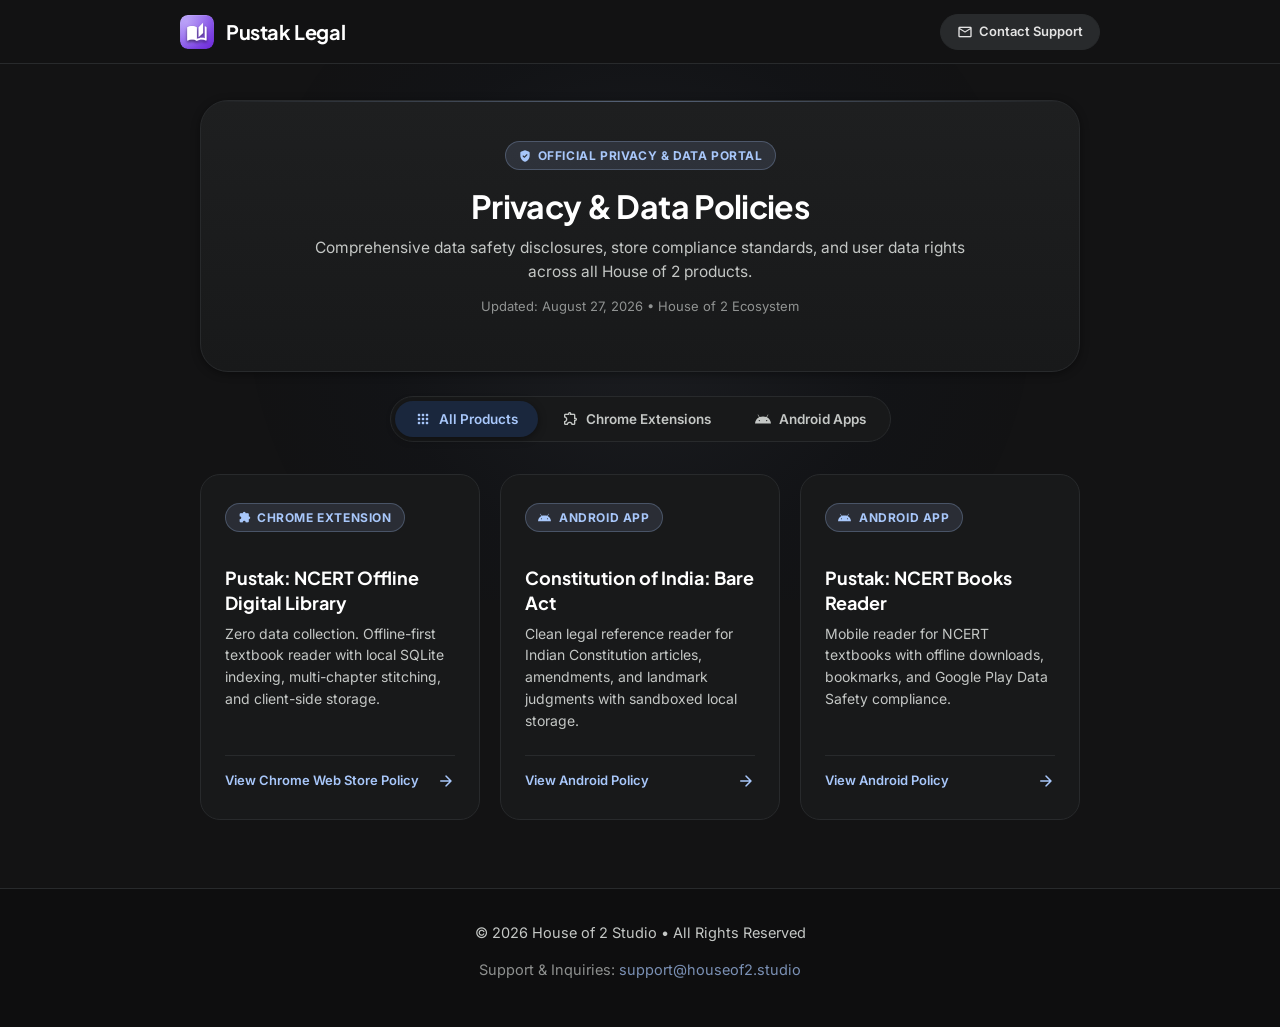
<file: index.html>
<!DOCTYPE html>
<html lang="en">
<head>
    <meta charset="UTF-8">
    <meta name="viewport" content="width=device-width, initial-scale=1.0">
    <title>Privacy Center • House of 2 Studio</title>
    <link rel="stylesheet" href="./style.css">
    <style>
        .filter-container {
            display: flex;
            justify-content: center;
            margin-bottom: 32px;
        }

        .segmented-group {
            display: inline-flex;
            background-color: var(--md-sys-color-surface-container-low);
            border: 1px solid var(--md-sys-color-outline-variant);
            padding: 4px;
            border-radius: var(--radius-full);
            gap: 4px;
        }

        .segmented-btn {
            background: transparent;
            color: var(--md-sys-color-on-surface-variant);
            border: none;
            height: 36px;
            padding: 0 20px;
            border-radius: var(--radius-full);
            font-family: var(--font-plain);
            font-size: 13.5px;
            font-weight: 600;
            cursor: pointer;
            display: inline-flex;
            align-items: center;
            gap: 8px;
            transition: all 0.2s cubic-bezier(0.2, 0, 0, 1);
        }

        .segmented-btn:hover {
            color: #FFFFFF;
            background-color: var(--md-sys-color-surface-container-high);
        }

        .segmented-btn.active {
            background-color: var(--md-sys-color-primary-container);
            color: var(--md-sys-color-primary);
            box-shadow: var(--shadow-sm);
        }

        .policy-grid {
            display: grid;
            grid-template-columns: repeat(auto-fit, minmax(280px, 1fr));
            gap: 20px;
        }

        .policy-card {
            background-color: var(--md-sys-color-surface-container-low);
            border: 1px solid var(--md-sys-color-outline-variant);
            border-radius: var(--radius-lg);
            padding: 28px 24px;
            text-decoration: none;
            color: inherit;
            display: flex;
            flex-direction: column;
            justify-content: space-between;
            transition: all 0.25s cubic-bezier(0.2, 0, 0, 1);
            position: relative;
            overflow: hidden;
        }

        .policy-card:hover {
            transform: translateY(-4px);
            border-color: var(--md-sys-color-primary);
            background-color: var(--md-sys-color-surface-container);
            box-shadow: var(--shadow-md);
        }

        .card-header {
            display: flex;
            align-items: center;
            justify-content: space-between;
            margin-bottom: 18px;
        }

        .policy-card h2 {
            font-family: var(--font-brand);
            font-size: 18px;
            font-weight: 700;
            color: #FFFFFF;
            margin-bottom: 8px;
            line-height: 1.35;
        }

        .policy-card p {
            font-size: 14px;
            color: var(--md-sys-color-on-surface-variant);
            margin-bottom: 24px;
            line-height: 1.55;
        }

        .card-footer {
            display: flex;
            align-items: center;
            justify-content: space-between;
            font-size: 13px;
            font-weight: 600;
            color: var(--md-sys-color-primary);
            padding-top: 14px;
            border-top: 1px solid var(--md-sys-color-outline-variant);
        }

        .policy-card:hover .card-footer .material-symbols-rounded {
            transform: translateX(3px);
        }

        .card-footer .material-symbols-rounded {
            transition: transform 0.2s ease;
            font-size: 18px;
        }
    </style>
</head>
<body>

    <div class="ambient-glow"></div>

    <header class="m3-top-bar">
        <div class="m3-top-bar-inner">
            <a href="./" class="m3-brand-group">
                <div class="m3-brand-logo">
                    <img src="./logo.svg" alt="Pustak Logo" width="34" height="34" />
                </div>
                <span class="m3-brand-title">Pustak Legal</span>
            </a>
            <a href="mailto:support@houseof2.studio" class="m3-nav-pill">
                <span class="material-symbols-rounded" style="font-size: 16px;">mail</span>
                <span>Contact Support</span>
            </a>
        </div>
    </header>

    <main class="m3-main-container">
        <div class="m3-hero-card" style="text-align: center;">
            <span class="m3-badge">
                <span class="material-symbols-rounded filled" style="font-size: 14px;">verified_user</span>
                Official Privacy &amp; Data Portal
            </span>
            <h1 class="m3-hero-title">Privacy &amp; Data Policies</h1>
            <p class="m3-hero-subtitle" style="margin: 0 auto 12px;">Comprehensive data safety disclosures, store compliance standards, and user data rights across all House of 2 products.</p>
            <p class="m3-hero-meta">Updated: August 27, 2026 • House of 2 Ecosystem</p>
        </div>

        <div class="filter-container">
            <div class="segmented-group">
                <button class="segmented-btn active" onclick="filterCategory('all', this)">
                    <span class="material-symbols-rounded" style="font-size: 16px;">apps</span>
                    <span>All Products</span>
                </button>
                <button class="segmented-btn" onclick="filterCategory('chrome', this)">
                    <span class="material-symbols-rounded" style="font-size: 16px;">extension</span>
                    <span>Chrome Extensions</span>
                </button>
                <button class="segmented-btn" onclick="filterCategory('android', this)">
                    <svg class="android-icon" viewBox="0 0 24 24" width="16" height="16">
                        <path d="M17.523 15.3414c-.5511 0-.9993-.4486-.9993-.9997s.4482-.9993.9993-.9993c.551 0 .9993.4482.9993.9993s-.4483.9997-.9993.9997m-11.046 0c-.5511 0-.9993-.4486-.9993-.9997s.4482-.9993.9993-.9993c.5511 0 .9994.4482.9994.9993s-.4483.9997-.9994.9997m11.4045-6.02l1.9973-3.4592a.416.416 0 00-.1521-.5676.416.416 0 00-.5676.1521l-2.0223 3.503C15.5896 8.4116 13.8504 8.125 12 8.125s-3.5896.2866-5.1368.8247L4.8409 5.4467a.4161.4161 0 00-.5677-.1521.4157.4157 0 00-.1521.5676l1.9973 3.4592C2.6889 11.1867.3438 14.6589 0 18.75h24c-.3438-4.0911-2.6889-7.5633-6.1185-9.4286" />
                    </svg>
                    <span>Android Apps</span>
                </button>
            </div>
        </div>

        <div class="policy-grid">
            <!-- Pustak Chrome Extension -->
            <a href="pustak-chrome-extension/" class="policy-card" data-category="chrome">
                <div>
                    <div class="card-header">
                        <span class="m3-badge">
                            <span class="material-symbols-rounded filled" style="font-size: 13px;">extension</span>
                            Chrome Extension
                        </span>
                    </div>
                    <h2>Pustak: NCERT Offline Digital Library</h2>
                    <p>Zero data collection. Offline-first textbook reader with local SQLite indexing, multi-chapter stitching, and client-side storage.</p>
                </div>
                <div class="card-footer">
                    <span>View Chrome Web Store Policy</span>
                    <span class="material-symbols-rounded">arrow_forward</span>
                </div>
            </a>

            <!-- Constitution of India: Bare Act -->
            <a href="coi-bareact/" class="policy-card" data-category="android">
                <div>
                    <div class="card-header">
                        <span class="m3-badge">
                            <svg class="android-icon" viewBox="0 0 24 24" width="13" height="13" style="margin-right: 2px;">
                                <path d="M17.523 15.3414c-.5511 0-.9993-.4486-.9993-.9997s.4482-.9993.9993-.9993c.551 0 .9993.4482.9993.9993s-.4483.9997-.9993.9997m-11.046 0c-.5511 0-.9993-.4486-.9993-.9997s.4482-.9993.9993-.9993c.5511 0 .9994.4482.9994.9993s-.4483.9997-.9994.9997m11.4045-6.02l1.9973-3.4592a.416.416 0 00-.1521-.5676.416.416 0 00-.5676.1521l-2.0223 3.503C15.5896 8.4116 13.8504 8.125 12 8.125s-3.5896.2866-5.1368.8247L4.8409 5.4467a.4161.4161 0 00-.5677-.1521.4157.4157 0 00-.1521.5676l1.9973 3.4592C2.6889 11.1867.3438 14.6589 0 18.75h24c-.3438-4.0911-2.6889-7.5633-6.1185-9.4286" />
                            </svg>
                            Android App
                        </span>
                    </div>
                    <h2>Constitution of India: Bare Act</h2>
                    <p>Clean legal reference reader for Indian Constitution articles, amendments, and landmark judgments with sandboxed local storage.</p>
                </div>
                <div class="card-footer">
                    <span>View Android Policy</span>
                    <span class="material-symbols-rounded">arrow_forward</span>
                </div>
            </a>

            <!-- Pustak Android App -->
            <a href="pustak-android/" class="policy-card" data-category="android">
                <div>
                    <div class="card-header">
                        <span class="m3-badge">
                            <svg class="android-icon" viewBox="0 0 24 24" width="13" height="13" style="margin-right: 2px;">
                                <path d="M17.523 15.3414c-.5511 0-.9993-.4486-.9993-.9997s.4482-.9993.9993-.9993c.551 0 .9993.4482.9993.9993s-.4483.9997-.9993.9997m-11.046 0c-.5511 0-.9993-.4486-.9993-.9997s.4482-.9993.9993-.9993c.5511 0 .9994.4482.9994.9993s-.4483.9997-.9994.9997m11.4045-6.02l1.9973-3.4592a.416.416 0 00-.1521-.5676.416.416 0 00-.5676.1521l-2.0223 3.503C15.5896 8.4116 13.8504 8.125 12 8.125s-3.5896.2866-5.1368.8247L4.8409 5.4467a.4161.4161 0 00-.5677-.1521.4157.4157 0 00-.1521.5676l1.9973 3.4592C2.6889 11.1867.3438 14.6589 0 18.75h24c-.3438-4.0911-2.6889-7.5633-6.1185-9.4286" />
                            </svg>
                            Android App
                        </span>
                    </div>
                    <h2>Pustak: NCERT Books Reader</h2>
                    <p>Mobile reader for NCERT textbooks with offline downloads, bookmarks, and Google Play Data Safety compliance.</p>
                </div>
                <div class="card-footer">
                    <span>View Android Policy</span>
                    <span class="material-symbols-rounded">arrow_forward</span>
                </div>
            </a>
        </div>
    </main>

    <footer>
        <p>&copy; 2026 House of 2 Studio • All Rights Reserved</p>
        <p style="margin-top: 6px; opacity: 0.7;">Support &amp; Inquiries: <a href="mailto:support@houseof2.studio">support@houseof2.studio</a></p>
    </footer>

    <script>
        function filterCategory(category, element) {
            document.querySelectorAll('.segmented-btn').forEach(btn => btn.classList.remove('active'));
            element.classList.add('active');
            
            const cards = document.querySelectorAll('.policy-card');
            cards.forEach(card => {
                if (category === 'all' || card.getAttribute('data-category') === category) {
                    card.style.display = 'flex';
                } else {
                    card.style.display = 'none';
                }
            });
        }
    </script>

</body>
</html>
</file>
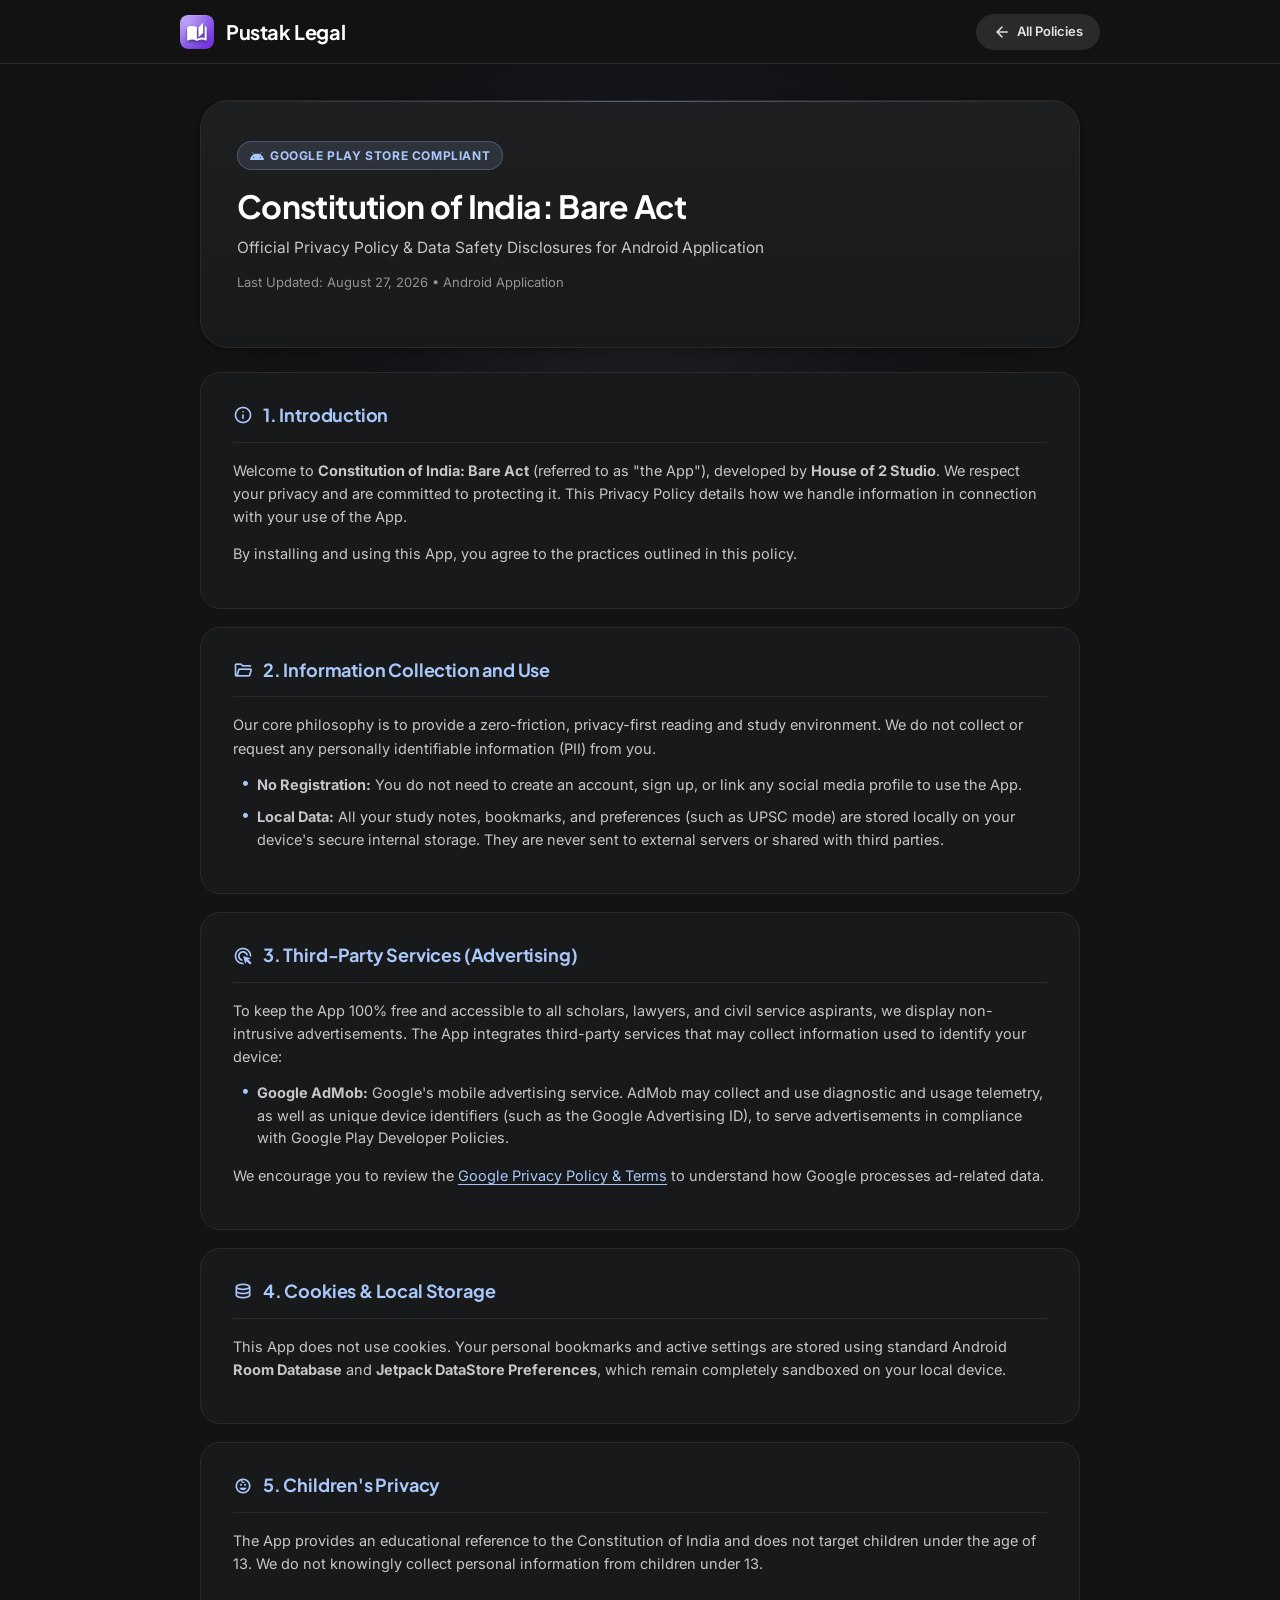
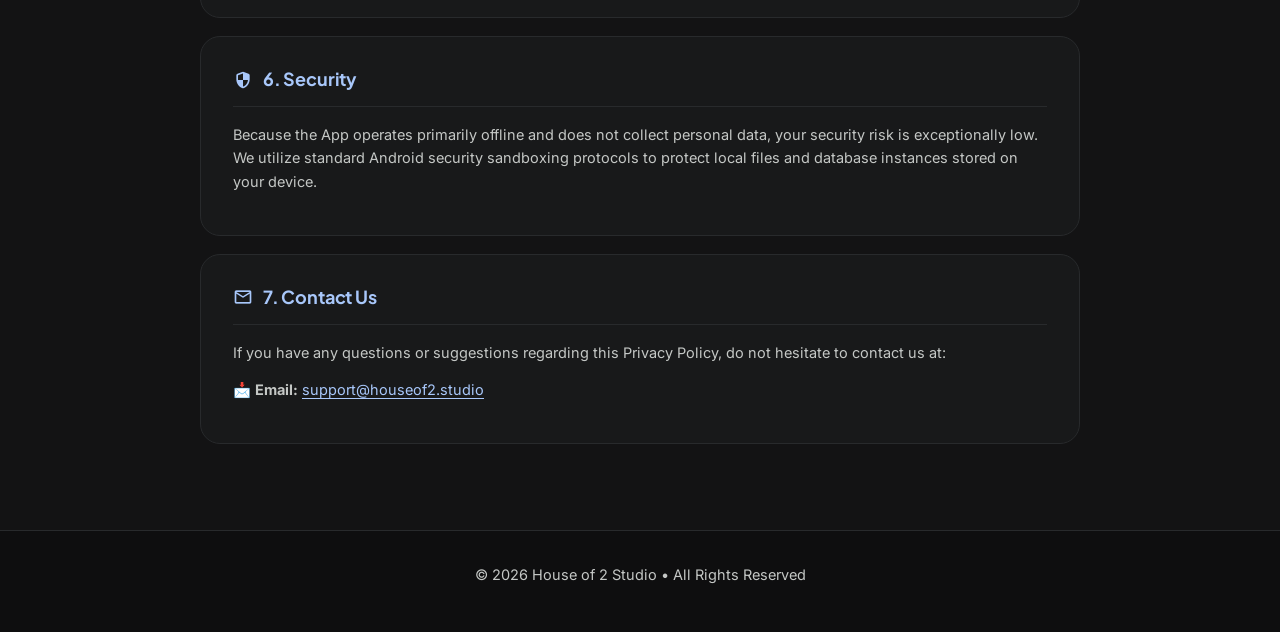
<file: coi-bareact/index.html>
<!DOCTYPE html>
<html lang="en">
<head>
    <meta charset="UTF-8">
    <meta name="viewport" content="width=device-width, initial-scale=1.0">
    <title>Privacy Policy • Constitution of India: Bare Act</title>
    <link rel="stylesheet" href="../style.css">
</head>
<body>

    <div class="ambient-glow"></div>

    <header class="m3-top-bar">
        <div class="m3-top-bar-inner">
            <a href="../" class="m3-brand-group">
                <div class="m3-brand-logo">
                    <img src="../logo.svg" alt="Pustak Logo" width="34" height="34" />
                </div>
                <span class="m3-brand-title">Pustak Legal</span>
            </a>
            <a href="../" class="m3-nav-pill">
                <span class="material-symbols-rounded" style="font-size: 18px;">arrow_back</span>
                <span>All Policies</span>
            </a>
        </div>
    </header>

    <main class="m3-main-container">
        <div class="m3-hero-card">
            <span class="m3-badge">
                <svg class="android-icon" viewBox="0 0 24 24" width="14" height="14">
                    <path d="M17.523 15.3414c-.5511 0-.9993-.4486-.9993-.9997s.4482-.9993.9993-.9993c.551 0 .9993.4482.9993.9993s-.4483.9997-.9993.9997m-11.046 0c-.5511 0-.9993-.4486-.9993-.9997s.4482-.9993.9993-.9993c.5511 0 .9994.4482.9994.9993s-.4483.9997-.9994.9997m11.4045-6.02l1.9973-3.4592a.416.416 0 00-.1521-.5676.416.416 0 00-.5676.1521l-2.0223 3.503C15.5896 8.4116 13.8504 8.125 12 8.125s-3.5896.2866-5.1368.8247L4.8409 5.4467a.4161.4161 0 00-.5677-.1521.4157.4157 0 00-.1521.5676l1.9973 3.4592C2.6889 11.1867.3438 14.6589 0 18.75h24c-.3438-4.0911-2.6889-7.5633-6.1185-9.4286" />
                </svg>
                Google Play Store Compliant
            </span>
            <h1 class="m3-hero-title">Constitution of India: Bare Act</h1>
            <p class="m3-hero-subtitle">Official Privacy Policy &amp; Data Safety Disclosures for Android Application</p>
            <p class="m3-hero-meta">Last Updated: August 27, 2026 • Android Application</p>
        </div>

        <div class="m3-section-card">
            <div class="m3-section-heading">
                <span class="material-symbols-rounded">info</span>
                1. Introduction
            </div>
            <p>Welcome to <strong>Constitution of India: Bare Act</strong> (referred to as "the App"), developed by <strong>House of 2 Studio</strong>. We respect your privacy and are committed to protecting it. This Privacy Policy details how we handle information in connection with your use of the App.</p>
            <p>By installing and using this App, you agree to the practices outlined in this policy.</p>
        </div>

        <div class="m3-section-card">
            <div class="m3-section-heading">
                <span class="material-symbols-rounded">folder_open</span>
                2. Information Collection and Use
            </div>
            <p>Our core philosophy is to provide a zero-friction, privacy-first reading and study environment. We do not collect or request any personally identifiable information (PII) from you.</p>
            <ul>
                <li><strong>No Registration:</strong> You do not need to create an account, sign up, or link any social media profile to use the App.</li>
                <li><strong>Local Data:</strong> All your study notes, bookmarks, and preferences (such as UPSC mode) are stored locally on your device's secure internal storage. They are never sent to external servers or shared with third parties.</li>
            </ul>
        </div>

        <div class="m3-section-card">
            <div class="m3-section-heading">
                <span class="material-symbols-rounded">ads_click</span>
                3. Third-Party Services (Advertising)
            </div>
            <p>To keep the App 100% free and accessible to all scholars, lawyers, and civil service aspirants, we display non-intrusive advertisements. The App integrates third-party services that may collect information used to identify your device:</p>
            <ul>
                <li><strong>Google AdMob:</strong> Google's mobile advertising service. AdMob may collect and use diagnostic and usage telemetry, as well as unique device identifiers (such as the Google Advertising ID), to serve advertisements in compliance with Google Play Developer Policies.</li>
            </ul>
            <p>We encourage you to review the <a href="https://policies.google.com/privacy" target="_blank" rel="noopener noreferrer">Google Privacy Policy & Terms</a> to understand how Google processes ad-related data.</p>
        </div>

        <div class="m3-section-card">
            <div class="m3-section-heading">
                <span class="material-symbols-rounded">database</span>
                4. Cookies &amp; Local Storage
            </div>
            <p>This App does not use cookies. Your personal bookmarks and active settings are stored using standard Android <strong>Room Database</strong> and <strong>Jetpack DataStore Preferences</strong>, which remain completely sandboxed on your local device.</p>
        </div>

        <div class="m3-section-card">
            <div class="m3-section-heading">
                <span class="material-symbols-rounded">child_care</span>
                5. Children's Privacy
            </div>
            <p>The App provides an educational reference to the Constitution of India and does not target children under the age of 13. We do not knowingly collect personal information from children under 13.</p>
        </div>

        <div class="m3-section-card">
            <div class="m3-section-heading">
                <span class="material-symbols-rounded">security</span>
                6. Security
            </div>
            <p>Because the App operates primarily offline and does not collect personal data, your security risk is exceptionally low. We utilize standard Android security sandboxing protocols to protect local files and database instances stored on your device.</p>
        </div>

        <div class="m3-section-card">
            <div class="m3-section-heading">
                <span class="material-symbols-rounded">mail</span>
                7. Contact Us
            </div>
            <p>If you have any questions or suggestions regarding this Privacy Policy, do not hesitate to contact us at:</p>
            <p>📩 <strong>Email:</strong> <a href="mailto:support@houseof2.studio">support@houseof2.studio</a></p>
        </div>
    </main>

    <footer>
        <p>&copy; 2026 House of 2 Studio • All Rights Reserved</p>
    </footer>

</body>
</html>
</file>
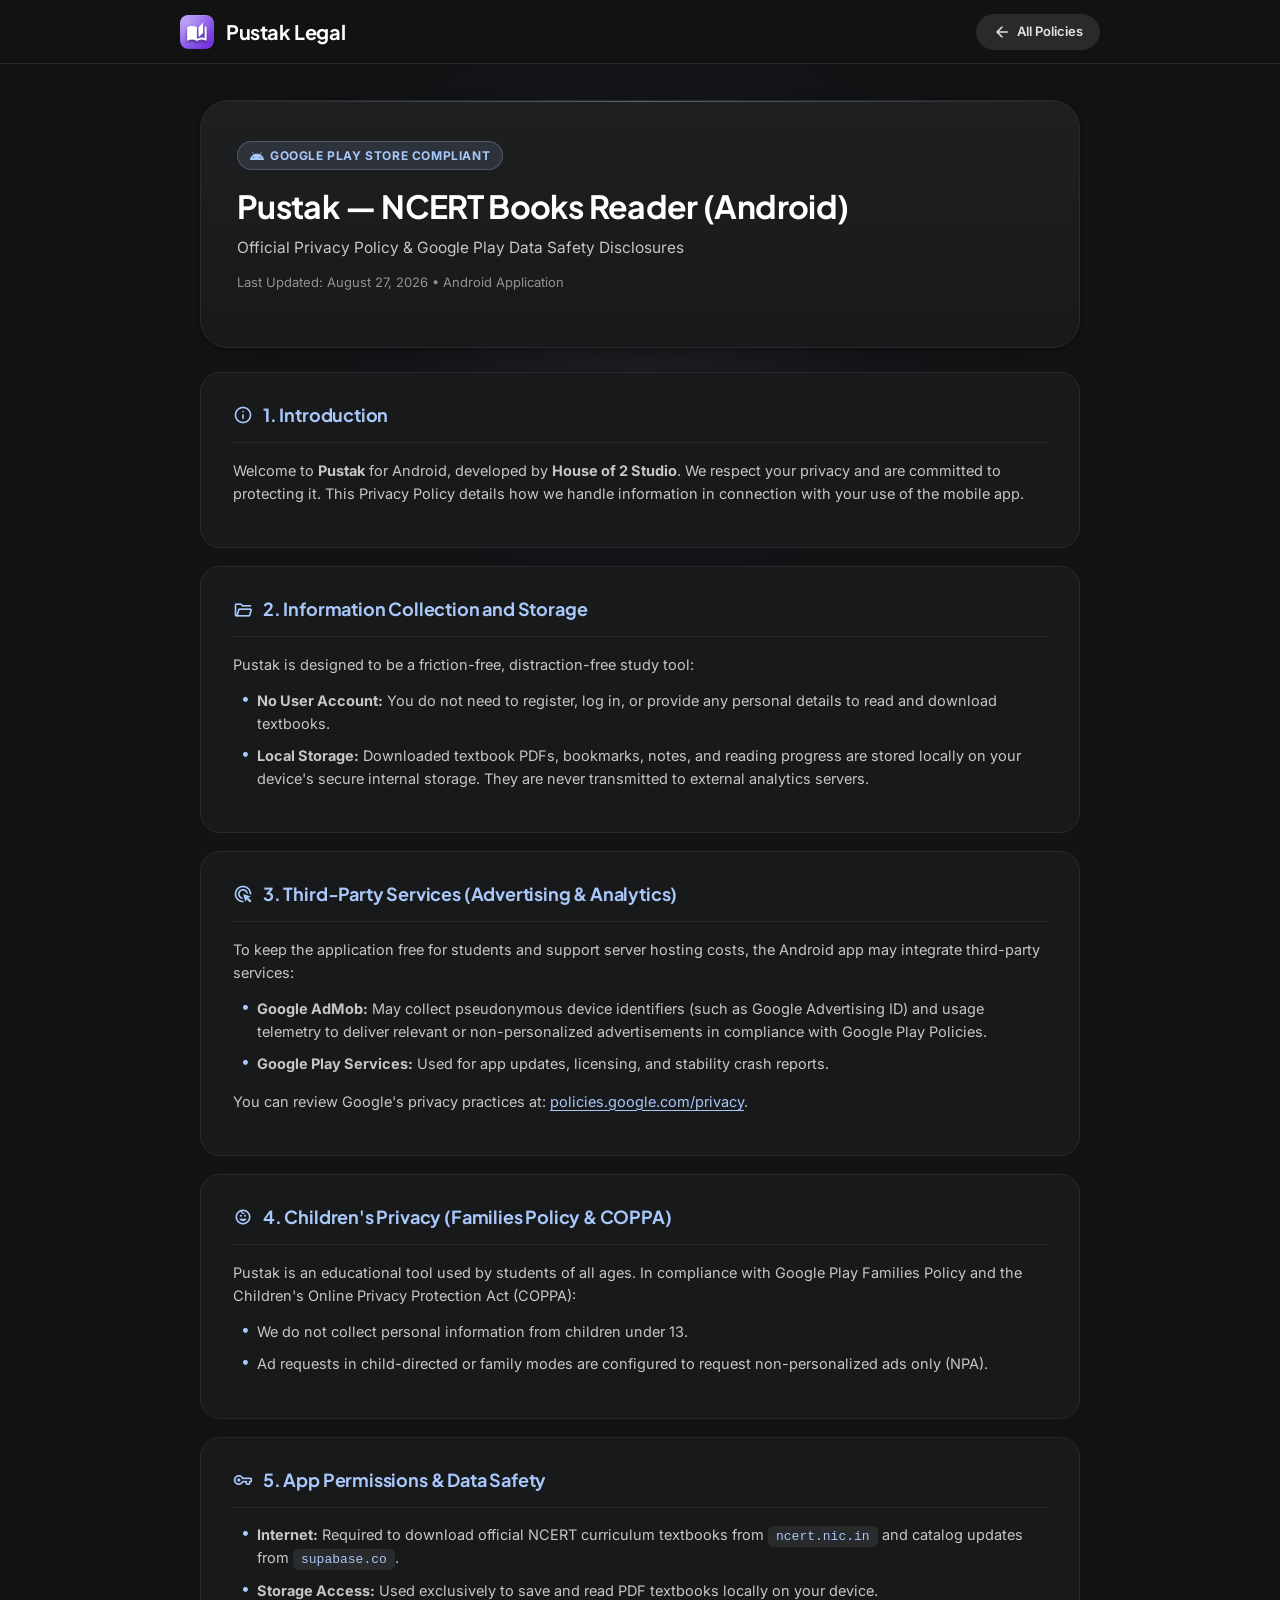
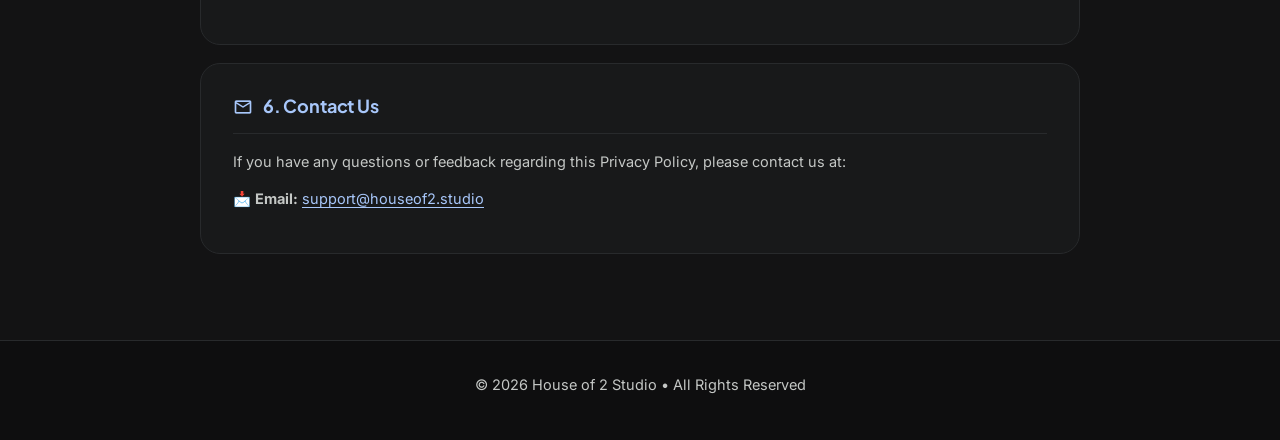
<file: pustak-android/index.html>
<!DOCTYPE html>
<html lang="en">
<head>
    <meta charset="UTF-8">
    <meta name="viewport" content="width=device-width, initial-scale=1.0">
    <title>Privacy Policy • Pustak Android App</title>
    <link rel="stylesheet" href="../style.css">
</head>
<body>

    <div class="ambient-glow"></div>

    <header class="m3-top-bar">
        <div class="m3-top-bar-inner">
            <a href="../" class="m3-brand-group">
                <div class="m3-brand-logo">
                    <img src="../logo.svg" alt="Pustak Logo" width="34" height="34" />
                </div>
                <span class="m3-brand-title">Pustak Legal</span>
            </a>
            <a href="../" class="m3-nav-pill">
                <span class="material-symbols-rounded" style="font-size: 18px;">arrow_back</span>
                <span>All Policies</span>
            </a>
        </div>
    </header>

    <main class="m3-main-container">
        <div class="m3-hero-card">
            <span class="m3-badge">
                <svg class="android-icon" viewBox="0 0 24 24" width="14" height="14">
                    <path d="M17.523 15.3414c-.5511 0-.9993-.4486-.9993-.9997s.4482-.9993.9993-.9993c.551 0 .9993.4482.9993.9993s-.4483.9997-.9993.9997m-11.046 0c-.5511 0-.9993-.4486-.9993-.9997s.4482-.9993.9993-.9993c.5511 0 .9994.4482.9994.9993s-.4483.9997-.9994.9997m11.4045-6.02l1.9973-3.4592a.416.416 0 00-.1521-.5676.416.416 0 00-.5676.1521l-2.0223 3.503C15.5896 8.4116 13.8504 8.125 12 8.125s-3.5896.2866-5.1368.8247L4.8409 5.4467a.4161.4161 0 00-.5677-.1521.4157.4157 0 00-.1521.5676l1.9973 3.4592C2.6889 11.1867.3438 14.6589 0 18.75h24c-.3438-4.0911-2.6889-7.5633-6.1185-9.4286" />
                </svg>
                Google Play Store Compliant
            </span>
            <h1 class="m3-hero-title">Pustak — NCERT Books Reader (Android)</h1>
            <p class="m3-hero-subtitle">Official Privacy Policy &amp; Google Play Data Safety Disclosures</p>
            <p class="m3-hero-meta">Last Updated: August 27, 2026 • Android Application</p>
        </div>

        <div class="m3-section-card">
            <div class="m3-section-heading">
                <span class="material-symbols-rounded">info</span>
                1. Introduction
            </div>
            <p>Welcome to <strong>Pustak</strong> for Android, developed by <strong>House of 2 Studio</strong>. We respect your privacy and are committed to protecting it. This Privacy Policy details how we handle information in connection with your use of the mobile app.</p>
        </div>

        <div class="m3-section-card">
            <div class="m3-section-heading">
                <span class="material-symbols-rounded">folder_open</span>
                2. Information Collection and Storage
            </div>
            <p>Pustak is designed to be a friction-free, distraction-free study tool:</p>
            <ul>
                <li><strong>No User Account:</strong> You do not need to register, log in, or provide any personal details to read and download textbooks.</li>
                <li><strong>Local Storage:</strong> Downloaded textbook PDFs, bookmarks, notes, and reading progress are stored locally on your device's secure internal storage. They are never transmitted to external analytics servers.</li>
            </ul>
        </div>

        <div class="m3-section-card">
            <div class="m3-section-heading">
                <span class="material-symbols-rounded">ads_click</span>
                3. Third-Party Services (Advertising &amp; Analytics)
            </div>
            <p>To keep the application free for students and support server hosting costs, the Android app may integrate third-party services:</p>
            <ul>
                <li><strong>Google AdMob:</strong> May collect pseudonymous device identifiers (such as Google Advertising ID) and usage telemetry to deliver relevant or non-personalized advertisements in compliance with Google Play Policies.</li>
                <li><strong>Google Play Services:</strong> Used for app updates, licensing, and stability crash reports.</li>
            </ul>
            <p>You can review Google's privacy practices at: <a href="https://policies.google.com/privacy" target="_blank" rel="noopener noreferrer">policies.google.com/privacy</a>.</p>
        </div>

        <div class="m3-section-card">
            <div class="m3-section-heading">
                <span class="material-symbols-rounded">child_care</span>
                4. Children's Privacy (Families Policy &amp; COPPA)
            </div>
            <p>Pustak is an educational tool used by students of all ages. In compliance with Google Play Families Policy and the Children's Online Privacy Protection Act (COPPA):</p>
            <ul>
                <li>We do not collect personal information from children under 13.</li>
                <li>Ad requests in child-directed or family modes are configured to request non-personalized ads only (NPA).</li>
            </ul>
        </div>

        <div class="m3-section-card">
            <div class="m3-section-heading">
                <span class="material-symbols-rounded">vpn_key</span>
                5. App Permissions &amp; Data Safety
            </div>
            <ul>
                <li><strong>Internet:</strong> Required to download official NCERT curriculum textbooks from <code>ncert.nic.in</code> and catalog updates from <code>supabase.co</code>.</li>
                <li><strong>Storage Access:</strong> Used exclusively to save and read PDF textbooks locally on your device.</li>
            </ul>
        </div>

        <div class="m3-section-card">
            <div class="m3-section-heading">
                <span class="material-symbols-rounded">mail</span>
                6. Contact Us
            </div>
            <p>If you have any questions or feedback regarding this Privacy Policy, please contact us at:</p>
            <p>📩 <strong>Email:</strong> <a href="mailto:support@houseof2.studio">support@houseof2.studio</a></p>
        </div>
    </main>

    <footer>
        <p>&copy; 2026 House of 2 Studio • All Rights Reserved</p>
    </footer>

</body>
</html>
</file>
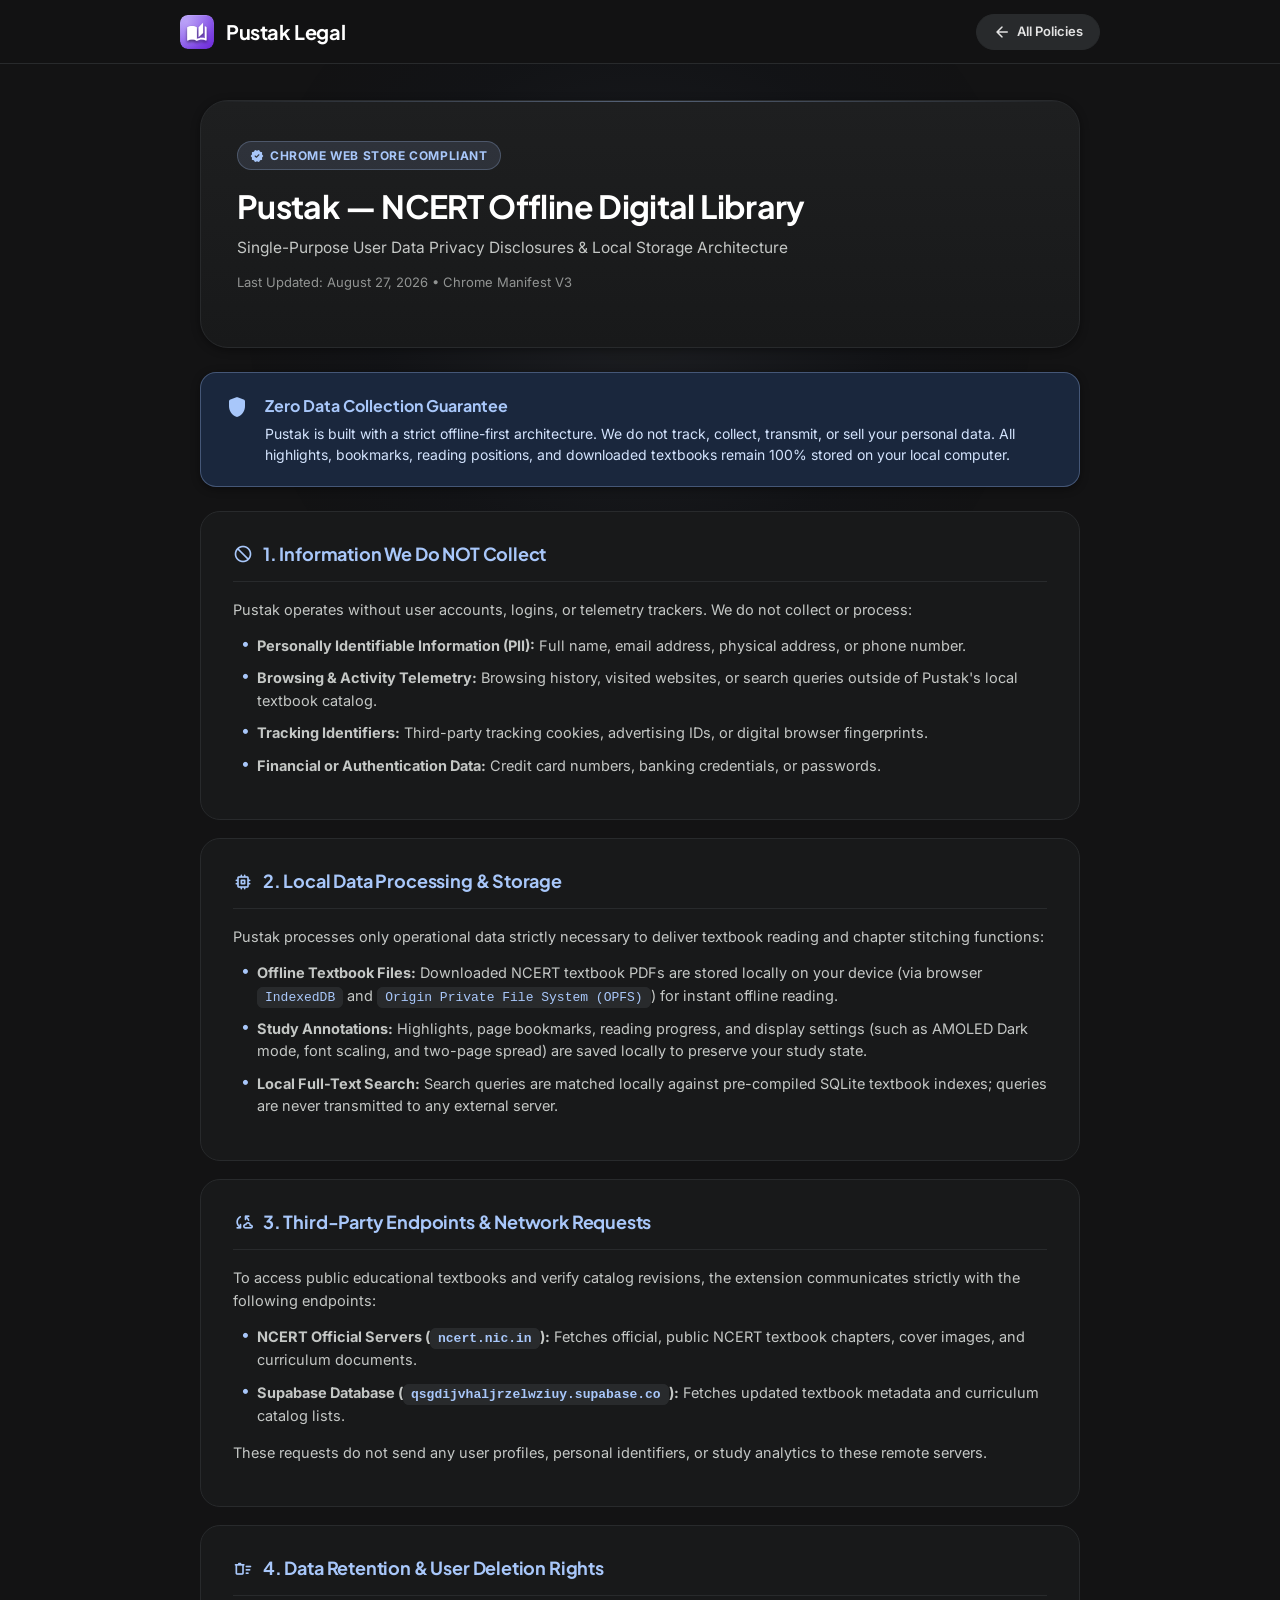
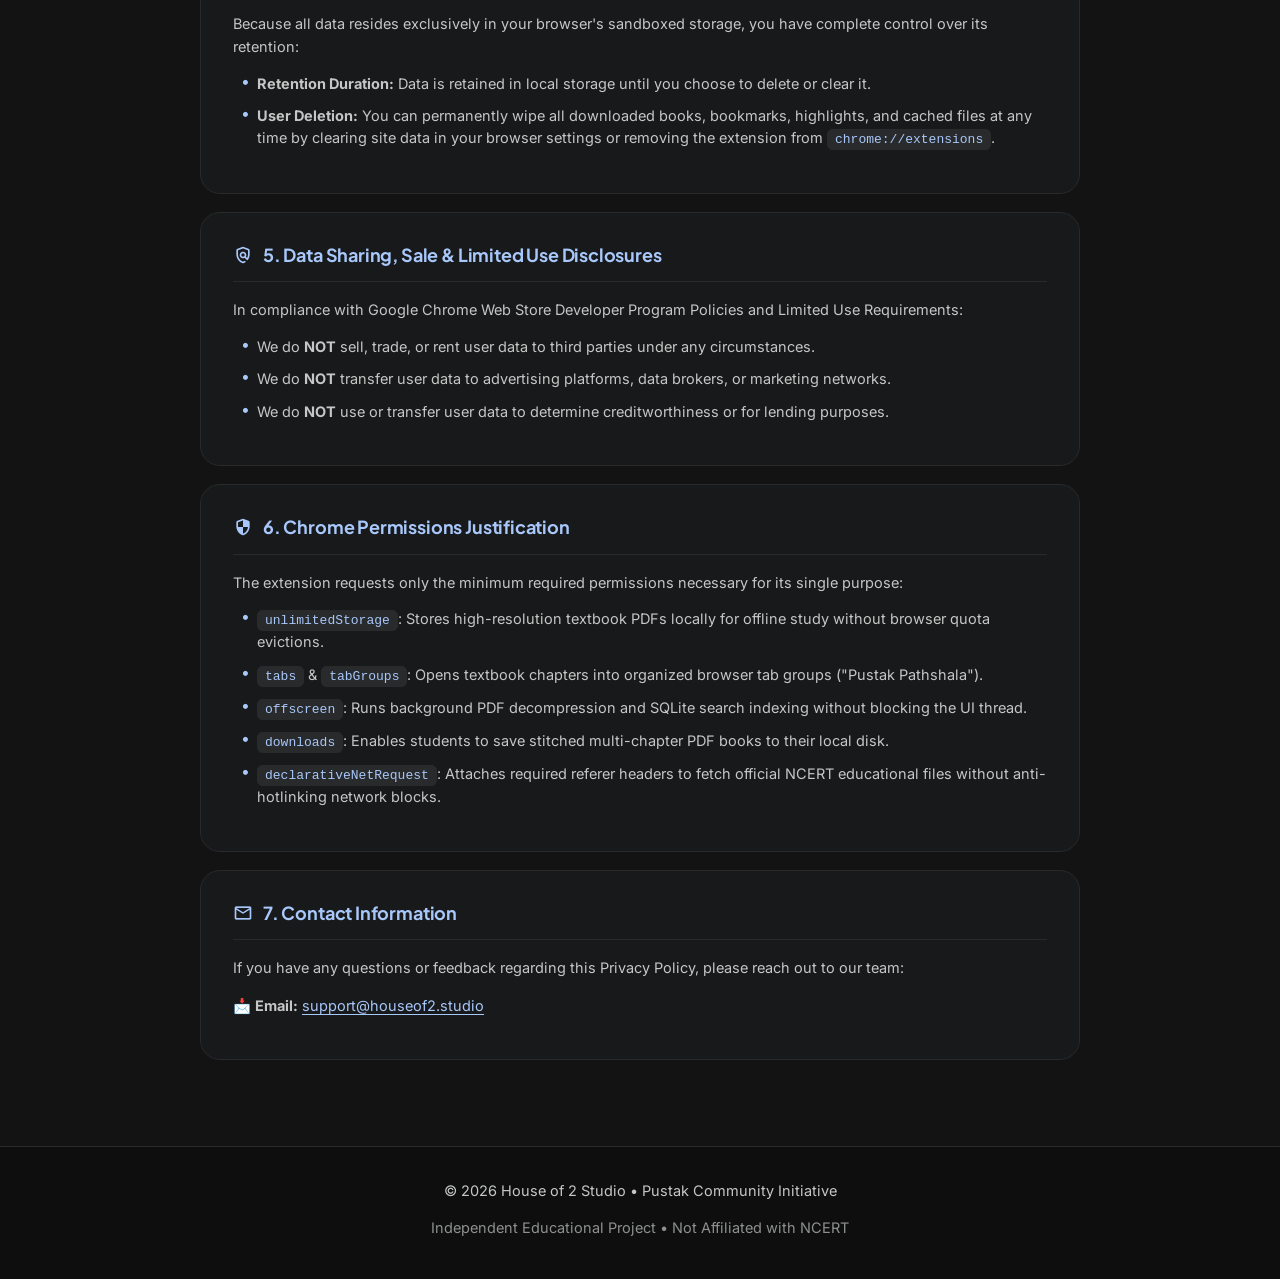
<file: pustak-chrome-extension/index.html>
<!DOCTYPE html>
<html lang="en">
<head>
    <meta charset="UTF-8">
    <meta name="viewport" content="width=device-width, initial-scale=1.0">
    <title>Privacy Policy • Pustak Chrome Extension</title>
    <link rel="stylesheet" href="../style.css">
</head>
<body>

    <div class="ambient-glow"></div>

    <header class="m3-top-bar">
        <div class="m3-top-bar-inner">
            <a href="../" class="m3-brand-group">
                <div class="m3-brand-logo">
                    <img src="../logo.svg" alt="Pustak Logo" width="34" height="34" />
                </div>
                <span class="m3-brand-title">Pustak Legal</span>
            </a>
            <a href="../" class="m3-nav-pill">
                <span class="material-symbols-rounded" style="font-size: 18px;">arrow_back</span>
                <span>All Policies</span>
            </a>
        </div>
    </header>

    <main class="m3-main-container">
        <div class="m3-hero-card">
            <span class="m3-badge">
                <span class="material-symbols-rounded filled" style="font-size: 14px;">verified</span>
                Chrome Web Store Compliant
            </span>
            <h1 class="m3-hero-title">Pustak — NCERT Offline Digital Library</h1>
            <p class="m3-hero-subtitle">Single-Purpose User Data Privacy Disclosures &amp; Local Storage Architecture</p>
            <p class="m3-hero-meta">Last Updated: August 27, 2026 • Chrome Manifest V3</p>
        </div>

        <div class="m3-callout">
            <span class="material-symbols-rounded filled m3-callout-icon">shield</span>
            <div>
                <h3>Zero Data Collection Guarantee</h3>
                <p>Pustak is built with a strict offline-first architecture. We do not track, collect, transmit, or sell your personal data. All highlights, bookmarks, reading positions, and downloaded textbooks remain 100% stored on your local computer.</p>
            </div>
        </div>

        <div class="m3-section-card">
            <div class="m3-section-heading">
                <span class="material-symbols-rounded">block</span>
                1. Information We Do NOT Collect
            </div>
            <p>Pustak operates without user accounts, logins, or telemetry trackers. We do not collect or process:</p>
            <ul>
                <li><strong>Personally Identifiable Information (PII):</strong> Full name, email address, physical address, or phone number.</li>
                <li><strong>Browsing &amp; Activity Telemetry:</strong> Browsing history, visited websites, or search queries outside of Pustak's local textbook catalog.</li>
                <li><strong>Tracking Identifiers:</strong> Third-party tracking cookies, advertising IDs, or digital browser fingerprints.</li>
                <li><strong>Financial or Authentication Data:</strong> Credit card numbers, banking credentials, or passwords.</li>
            </ul>
        </div>

        <div class="m3-section-card">
            <div class="m3-section-heading">
                <span class="material-symbols-rounded">memory</span>
                2. Local Data Processing &amp; Storage
            </div>
            <p>Pustak processes only operational data strictly necessary to deliver textbook reading and chapter stitching functions:</p>
            <ul>
                <li><strong>Offline Textbook Files:</strong> Downloaded NCERT textbook PDFs are stored locally on your device (via browser <code>IndexedDB</code> and <code>Origin Private File System (OPFS)</code>) for instant offline reading.</li>
                <li><strong>Study Annotations:</strong> Highlights, page bookmarks, reading progress, and display settings (such as AMOLED Dark mode, font scaling, and two-page spread) are saved locally to preserve your study state.</li>
                <li><strong>Local Full-Text Search:</strong> Search queries are matched locally against pre-compiled SQLite textbook indexes; queries are never transmitted to any external server.</li>
            </ul>
        </div>

        <div class="m3-section-card">
            <div class="m3-section-heading">
                <span class="material-symbols-rounded">cloud_sync</span>
                3. Third-Party Endpoints &amp; Network Requests
            </div>
            <p>To access public educational textbooks and verify catalog revisions, the extension communicates strictly with the following endpoints:</p>
            <ul>
                <li><strong>NCERT Official Servers (<code>ncert.nic.in</code>):</strong> Fetches official, public NCERT textbook chapters, cover images, and curriculum documents.</li>
                <li><strong>Supabase Database (<code>qsgdijvhaljrzelwziuy.supabase.co</code>):</strong> Fetches updated textbook metadata and curriculum catalog lists.</li>
            </ul>
            <p>These requests do not send any user profiles, personal identifiers, or study analytics to these remote servers.</p>
        </div>

        <div class="m3-section-card">
            <div class="m3-section-heading">
                <span class="material-symbols-rounded">delete_sweep</span>
                4. Data Retention &amp; User Deletion Rights
            </div>
            <p>Because all data resides exclusively in your browser's sandboxed storage, you have complete control over its retention:</p>
            <ul>
                <li><strong>Retention Duration:</strong> Data is retained in local storage until you choose to delete or clear it.</li>
                <li><strong>User Deletion:</strong> You can permanently wipe all downloaded books, bookmarks, highlights, and cached files at any time by clearing site data in your browser settings or removing the extension from <code>chrome://extensions</code>.</li>
            </ul>
        </div>

        <div class="m3-section-card">
            <div class="m3-section-heading">
                <span class="material-symbols-rounded">policy</span>
                5. Data Sharing, Sale &amp; Limited Use Disclosures
            </div>
            <p>In compliance with Google Chrome Web Store Developer Program Policies and Limited Use Requirements:</p>
            <ul>
                <li>We do <strong>NOT</strong> sell, trade, or rent user data to third parties under any circumstances.</li>
                <li>We do <strong>NOT</strong> transfer user data to advertising platforms, data brokers, or marketing networks.</li>
                <li>We do <strong>NOT</strong> use or transfer user data to determine creditworthiness or for lending purposes.</li>
            </ul>
        </div>

        <div class="m3-section-card">
            <div class="m3-section-heading">
                <span class="material-symbols-rounded">security</span>
                6. Chrome Permissions Justification
            </div>
            <p>The extension requests only the minimum required permissions necessary for its single purpose:</p>
            <ul>
                <li><code>unlimitedStorage</code>: Stores high-resolution textbook PDFs locally for offline study without browser quota evictions.</li>
                <li><code>tabs</code> &amp; <code>tabGroups</code>: Opens textbook chapters into organized browser tab groups ("Pustak Pathshala").</li>
                <li><code>offscreen</code>: Runs background PDF decompression and SQLite search indexing without blocking the UI thread.</li>
                <li><code>downloads</code>: Enables students to save stitched multi-chapter PDF books to their local disk.</li>
                <li><code>declarativeNetRequest</code>: Attaches required referer headers to fetch official NCERT educational files without anti-hotlinking network blocks.</li>
            </ul>
        </div>

        <div class="m3-section-card">
            <div class="m3-section-heading">
                <span class="material-symbols-rounded">mail</span>
                7. Contact Information
            </div>
            <p>If you have any questions or feedback regarding this Privacy Policy, please reach out to our team:</p>
            <p>📩 <strong>Email:</strong> <a href="mailto:support@houseof2.studio">support@houseof2.studio</a></p>
        </div>
    </main>

    <footer>
        <p>&copy; 2026 House of 2 Studio • Pustak Community Initiative</p>
        <p style="margin-top: 6px; opacity: 0.7;">Independent Educational Project • Not Affiliated with NCERT</p>
    </footer>

</body>
</html>
</file>
<file: style.css>
/* 
 * Official Pustak & Material You (Material 3) Design System
 * Palette: Google Ice Blue (#A8C7FA) & Graphite (#131314)
 * Typography: Plus Jakarta Sans, Outfit & Inter
 */
@import url('https://fonts.googleapis.com/css2?family=Inter:wght@300;400;500;600;700&family=Plus+Jakarta+Sans:wght@500;600;700;800&family=Outfit:wght@500;600;700&display=swap');
@import url('https://fonts.googleapis.com/css2?family=Material+Symbols+Rounded:opsz,wght,FILL,GRAD@20..48,100..700,0..1,-50..200');

:root {
  /* Surface Tones: Official Google Graphite Canvas & Slate Containers */
  --md-sys-color-surface: #131314;
  --md-sys-color-surface-dim: #0E0E0F;
  --md-sys-color-surface-bright: #1E1F20;
  --md-sys-color-surface-container-lowest: #0E0E0F;
  --md-sys-color-surface-container-low: #18191A;
  --md-sys-color-surface-container: #1E1F20;
  --md-sys-color-surface-container-high: #282A2C;
  --md-sys-color-surface-container-highest: #333538;

  /* Primary Accent: Google Ice Blue */
  --md-sys-color-primary: #A8C7FA;
  --md-sys-color-on-primary: #042B59;
  --md-sys-color-primary-container: #1A273D;
  --md-sys-color-on-primary-container: #D3E3FD;

  /* Secondary Neutral Tones */
  --md-sys-color-secondary: #C4C7C5;
  --md-sys-color-on-secondary: #2D312E;
  --md-sys-color-secondary-container: #282A2C;
  --md-sys-color-on-secondary-container: #E3E3E3;

  /* Typography & Outlines */
  --md-sys-color-on-surface: #E3E3E3;
  --md-sys-color-on-surface-variant: #C4C7C5;
  --md-sys-color-outline: #8E918F;
  --md-sys-color-outline-variant: #282A2C;

  /* Typography */
  --font-brand: 'Plus Jakarta Sans', 'Outfit', -apple-system, BlinkMacSystemFont, sans-serif;
  --font-plain: 'Inter', -apple-system, BlinkMacSystemFont, sans-serif;

  /* Shadows & Shapes */
  --shadow-sm: 0 2px 8px rgba(0, 0, 0, 0.4);
  --shadow-md: 0 12px 32px rgba(0, 0, 0, 0.5);
  --radius-sm: 10px;
  --radius-md: 16px;
  --radius-lg: 20px;
  --radius-xl: 28px;
  --radius-full: 9999px;
}

* {
  margin: 0;
  padding: 0;
  box-sizing: border-box;
  -webkit-font-smoothing: antialiased;
  -moz-osx-font-smoothing: grayscale;
}

body {
  font-family: var(--font-plain);
  background-color: var(--md-sys-color-surface);
  color: var(--md-sys-color-on-surface);
  line-height: 1.6;
  margin: 0;
  padding: 0;
  min-height: 100vh;
  display: flex;
  flex-direction: column;
  position: relative;
  overflow-x: hidden;
}

/* Material Symbols Rounded Utility */
.material-symbols-rounded {
  font-variation-settings: 'FILL' 0, 'wght' 400, 'GRAD' 0, 'opsz' 24;
  vertical-align: middle;
}

.material-symbols-rounded.filled {
  font-variation-settings: 'FILL' 1, 'wght' 400, 'GRAD' 0, 'opsz' 24;
}

/* Bugdroid Android Vector Icon */
.android-icon {
  display: inline-block;
  vertical-align: middle;
  fill: currentColor;
}

/* Ambient Radial Glow */
.ambient-glow {
  position: fixed;
  top: 0;
  left: 50%;
  transform: translateX(-50%);
  width: 1000px;
  height: 600px;
  background: radial-gradient(circle, rgba(168, 199, 250, 0.06) 0%, rgba(8, 66, 160, 0.02) 45%, transparent 70%);
  pointer-events: none;
  z-index: 0;
}

/* Top App Bar */
.m3-top-bar {
  height: 64px;
  background-color: rgba(19, 19, 20, 0.88);
  border-bottom: 1px solid var(--md-sys-color-outline-variant);
  display: flex;
  align-items: center;
  padding: 0 24px;
  position: sticky;
  top: 0;
  z-index: 1000;
  backdrop-filter: blur(20px);
  -webkit-backdrop-filter: blur(20px);
}

.m3-top-bar-inner {
  max-width: 920px;
  width: 100%;
  margin: 0 auto;
  display: flex;
  align-items: center;
  justify-content: space-between;
}

.m3-brand-group {
  display: flex;
  align-items: center;
  gap: 12px;
  text-decoration: none;
  color: var(--md-sys-color-on-surface);
}

.m3-brand-logo {
  width: 34px;
  height: 34px;
  display: flex;
  align-items: center;
  justify-content: center;
}

.m3-brand-logo img {
  width: 100%;
  height: 100%;
  object-fit: contain;
  border-radius: 8px;
}

.m3-brand-title {
  font-family: var(--font-brand);
  font-size: 20px;
  font-weight: 700;
  letter-spacing: -0.02em;
  color: #FFFFFF;
}

.m3-nav-pill {
  display: inline-flex;
  align-items: center;
  gap: 6px;
  height: 36px;
  padding: 0 16px;
  border-radius: var(--radius-full);
  background-color: var(--md-sys-color-surface-container-high);
  border: 1px solid var(--md-sys-color-outline-variant);
  color: var(--md-sys-color-on-surface);
  font-size: 13px;
  font-weight: 600;
  text-decoration: none;
  transition: all 0.2s cubic-bezier(0.2, 0, 0, 1);
}

.m3-nav-pill:hover {
  background-color: var(--md-sys-color-surface-container-highest);
  border-color: var(--md-sys-color-primary);
  color: var(--md-sys-color-primary);
  transform: translateX(-2px);
}

/* Page Layout */
.m3-main-container {
  max-width: 920px;
  width: 100%;
  margin: 36px auto 68px;
  padding: 0 20px;
  flex: 1;
  position: relative;
  z-index: 1;
}

/* M3 Hero Header Card */
.m3-hero-card {
  background: linear-gradient(180deg, var(--md-sys-color-surface-container) 0%, var(--md-sys-color-surface-container-low) 100%);
  border: 1px solid var(--md-sys-color-outline-variant);
  border-radius: var(--radius-xl);
  padding: 40px 36px;
  margin-bottom: 24px;
  position: relative;
  overflow: hidden;
  box-shadow: var(--shadow-sm);
}

.m3-hero-card::before {
  content: '';
  position: absolute;
  top: 0;
  left: 0;
  right: 0;
  height: 1px;
  background: linear-gradient(90deg, transparent, rgba(168, 199, 250, 0.4), transparent);
}

.m3-badge {
  display: inline-flex;
  align-items: center;
  gap: 6px;
  padding: 4px 12px;
  border-radius: var(--radius-full);
  font-size: 12px;
  font-weight: 700;
  text-transform: uppercase;
  letter-spacing: 0.05em;
  margin-bottom: 16px;
  background-color: rgba(168, 199, 250, 0.12);
  color: var(--md-sys-color-primary);
  border: 1px solid rgba(168, 199, 250, 0.25);
}

.m3-hero-title {
  font-family: var(--font-brand);
  font-size: 32px;
  font-weight: 700;
  letter-spacing: -0.02em;
  color: #FFFFFF;
  line-height: 1.25;
  margin-bottom: 10px;
}

.m3-hero-subtitle {
  font-size: 15.5px;
  color: var(--md-sys-color-on-surface-variant);
  margin-bottom: 12px;
  line-height: 1.55;
  max-width: 680px;
}

.m3-hero-meta {
  font-size: 13px;
  color: var(--md-sys-color-on-surface-variant);
  opacity: 0.7;
}

/* Callout Box (Harmonious Ice Blue Container) */
.m3-callout {
  background-color: var(--md-sys-color-primary-container);
  color: var(--md-sys-color-on-primary-container);
  border: 1px solid rgba(168, 199, 250, 0.3);
  border-radius: var(--radius-md);
  padding: 20px 24px;
  margin-bottom: 24px;
  display: flex;
  gap: 16px;
  align-items: flex-start;
  box-shadow: var(--shadow-sm);
}

.m3-callout-icon {
  font-size: 24px;
  color: var(--md-sys-color-primary);
  flex-shrink: 0;
  margin-top: 2px;
}

.m3-callout h3 {
  font-family: var(--font-brand);
  font-size: 16px;
  font-weight: 700;
  color: var(--md-sys-color-primary);
  margin-bottom: 4px;
}

.m3-callout p {
  font-size: 14px;
  color: var(--md-sys-color-on-primary-container);
  line-height: 1.55;
  margin: 0;
}

/* Section Cards */
.m3-section-card {
  background-color: var(--md-sys-color-surface-container-low);
  border: 1px solid var(--md-sys-color-outline-variant);
  border-radius: var(--radius-lg);
  padding: 28px 32px;
  margin-bottom: 18px;
  transition: border-color 0.2s ease, transform 0.2s ease;
}

.m3-section-card:hover {
  border-color: rgba(168, 199, 250, 0.3);
}

.m3-section-heading {
  font-family: var(--font-brand);
  font-size: 18px;
  font-weight: 700;
  color: var(--md-sys-color-primary);
  margin-bottom: 16px;
  display: flex;
  align-items: center;
  gap: 10px;
  border-bottom: 1px solid var(--md-sys-color-outline-variant);
  padding-bottom: 12px;
  letter-spacing: -0.01em;
}

.m3-section-heading .material-symbols-rounded {
  font-size: 20px;
  color: var(--md-sys-color-primary);
}

p {
  font-size: 14.5px;
  color: var(--md-sys-color-on-surface-variant);
  line-height: 1.6;
  margin-bottom: 14px;
}

ul {
  list-style: none;
  margin-bottom: 14px;
}

li {
  position: relative;
  padding-left: 24px;
  margin-bottom: 10px;
  font-size: 14.5px;
  color: var(--md-sys-color-on-surface-variant);
  line-height: 1.55;
}

li::before {
  content: '•';
  position: absolute;
  left: 8px;
  color: var(--md-sys-color-primary);
  font-size: 16px;
  line-height: 1;
}

code {
  background-color: var(--md-sys-color-surface-container-high);
  color: var(--md-sys-color-primary);
  border: 1px solid var(--md-sys-color-outline-variant);
  padding: 2px 7px;
  border-radius: 6px;
  font-size: 13px;
  font-family: ui-monospace, SFMono-Regular, Menlo, Monaco, Consolas, monospace;
}

a {
  color: var(--md-sys-color-primary);
  text-decoration: underline;
  text-underline-offset: 3px;
  transition: color 0.15s ease;
}

a:hover {
  color: #FFFFFF;
}

/* Footer */
footer {
  background-color: var(--md-sys-color-surface-container-lowest);
  border-top: 1px solid var(--md-sys-color-outline-variant);
  padding: 32px 24px;
  text-align: center;
  font-size: 13px;
  color: var(--md-sys-color-on-surface-variant);
  position: relative;
  z-index: 1;
}

footer a {
  color: var(--md-sys-color-primary);
  text-decoration: none;
}

footer a:hover {
  text-decoration: underline;
}

@media (max-width: 640px) {
  .m3-hero-card { padding: 24px 20px; border-radius: 18px; }
  .m3-hero-title { font-size: 24px; }
  .m3-section-card { padding: 20px; border-radius: 16px; }
  .m3-top-bar { padding: 0 16px; }
}
</file>
